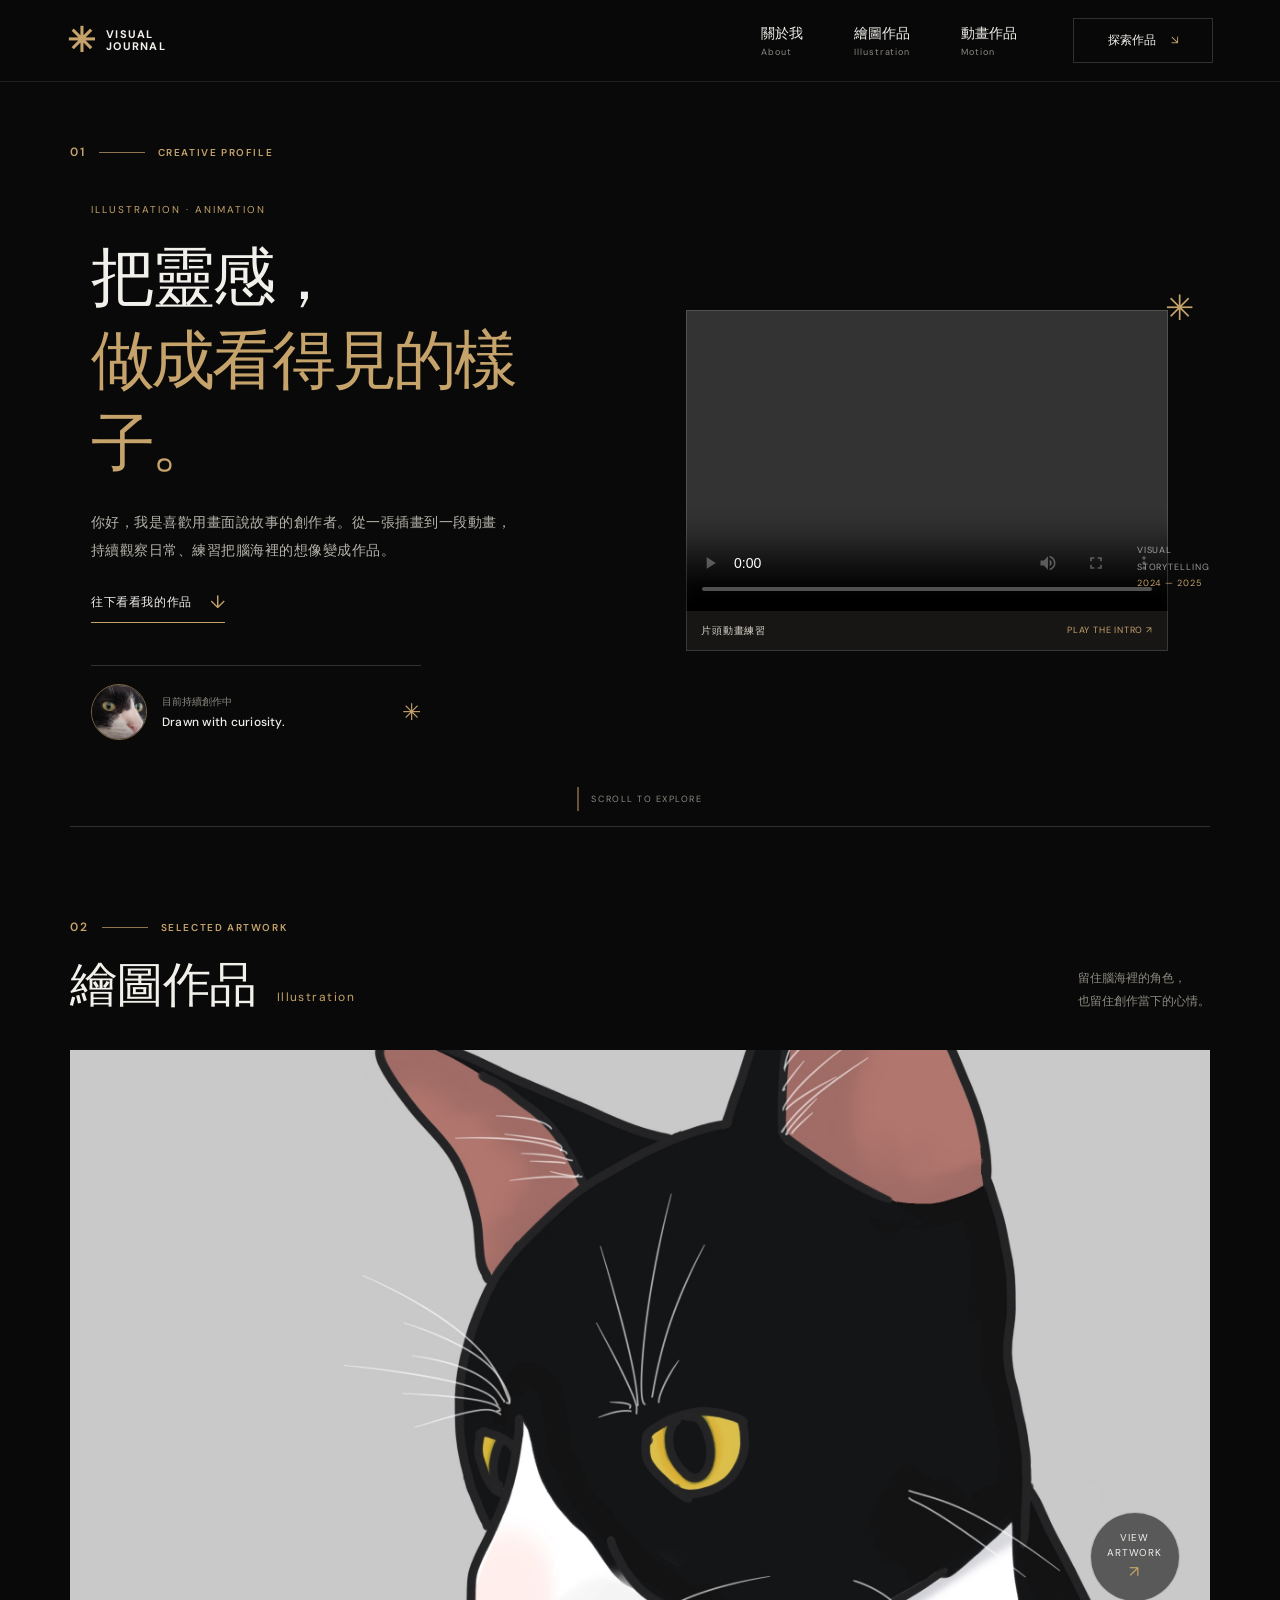
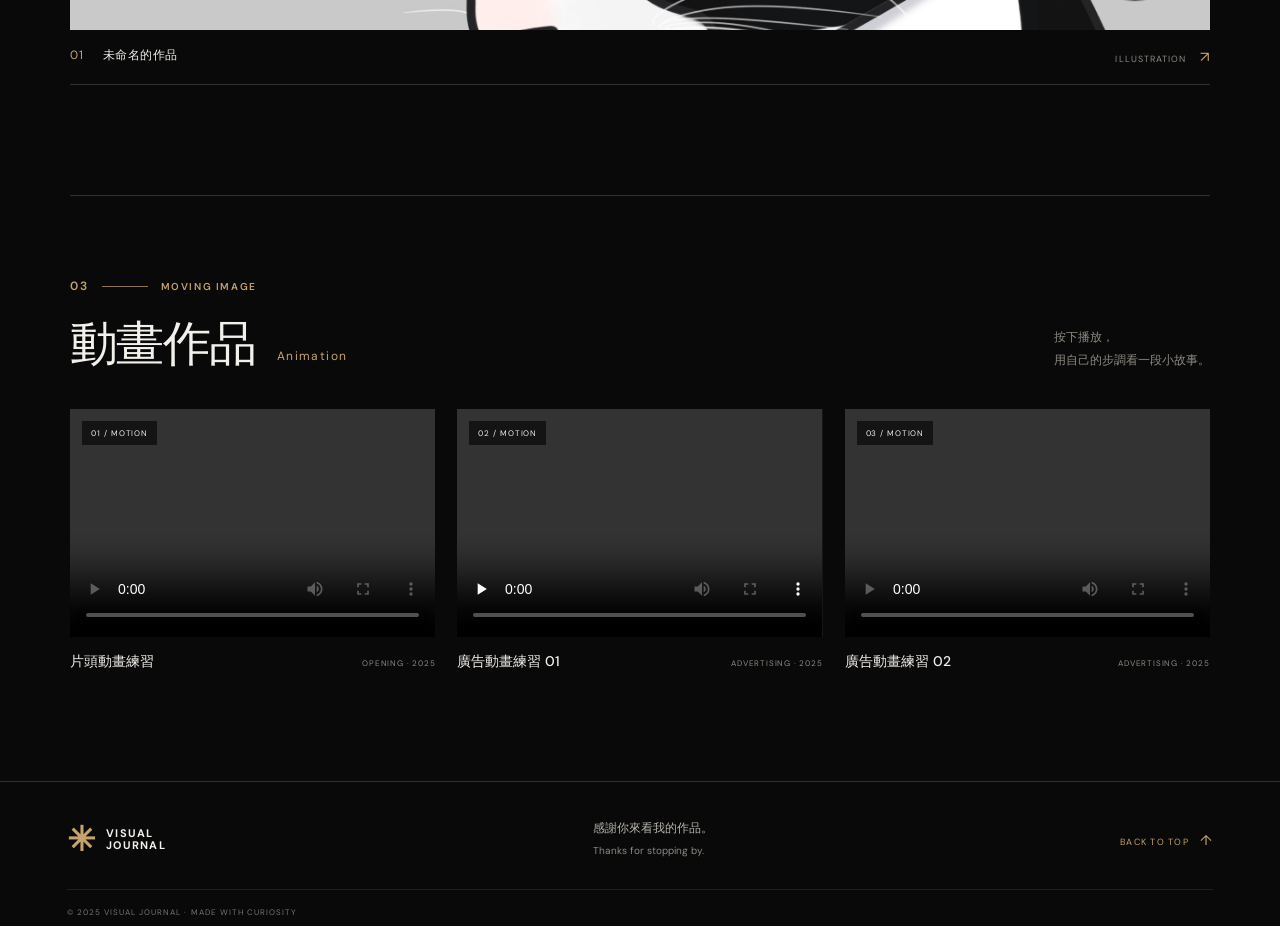
<file: index.htm>
<!doctype html>
<html lang="zh-Hant">
<head>
  <meta charset="utf-8">
  <meta http-equiv="refresh" content="0; url=index.html">
  <title>創作作品集</title>
</head>
<body>
  <p><a href="index.html">前往創作作品集</a></p>
</body>
</html>
</file>
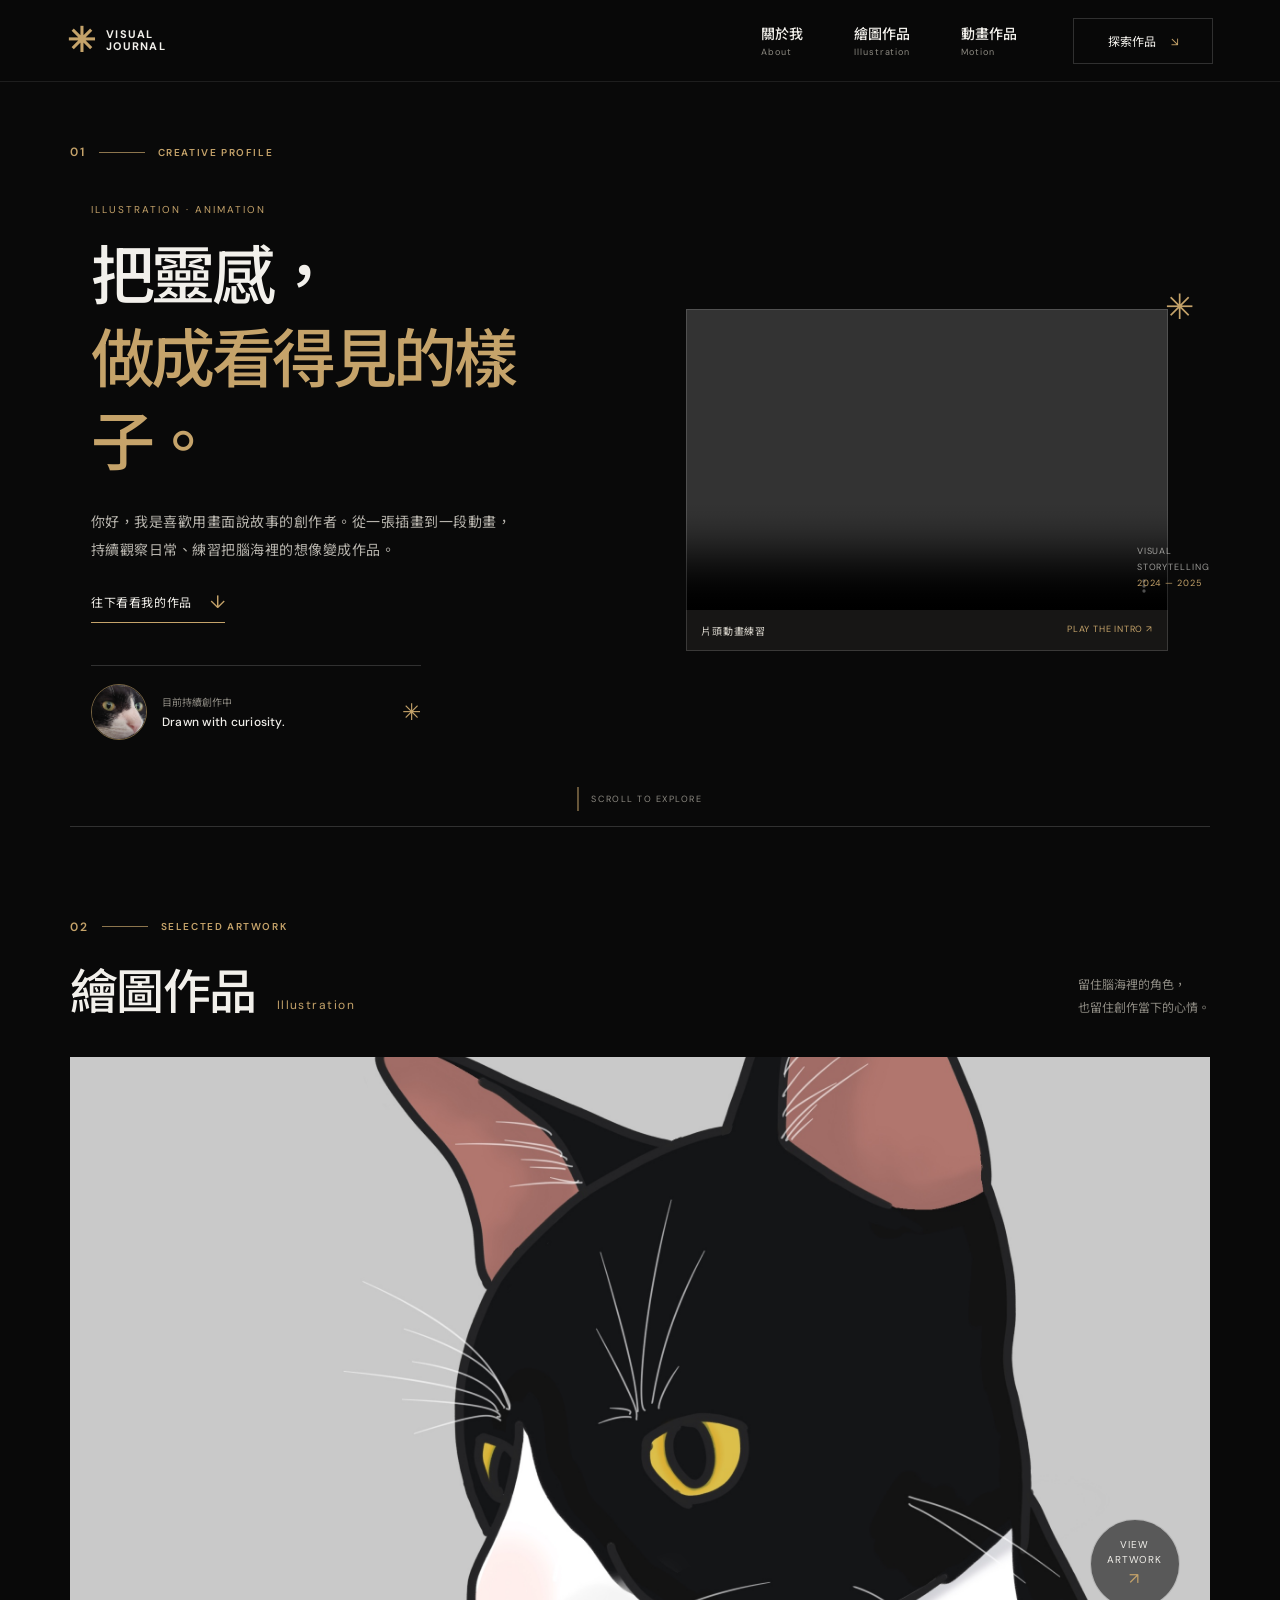
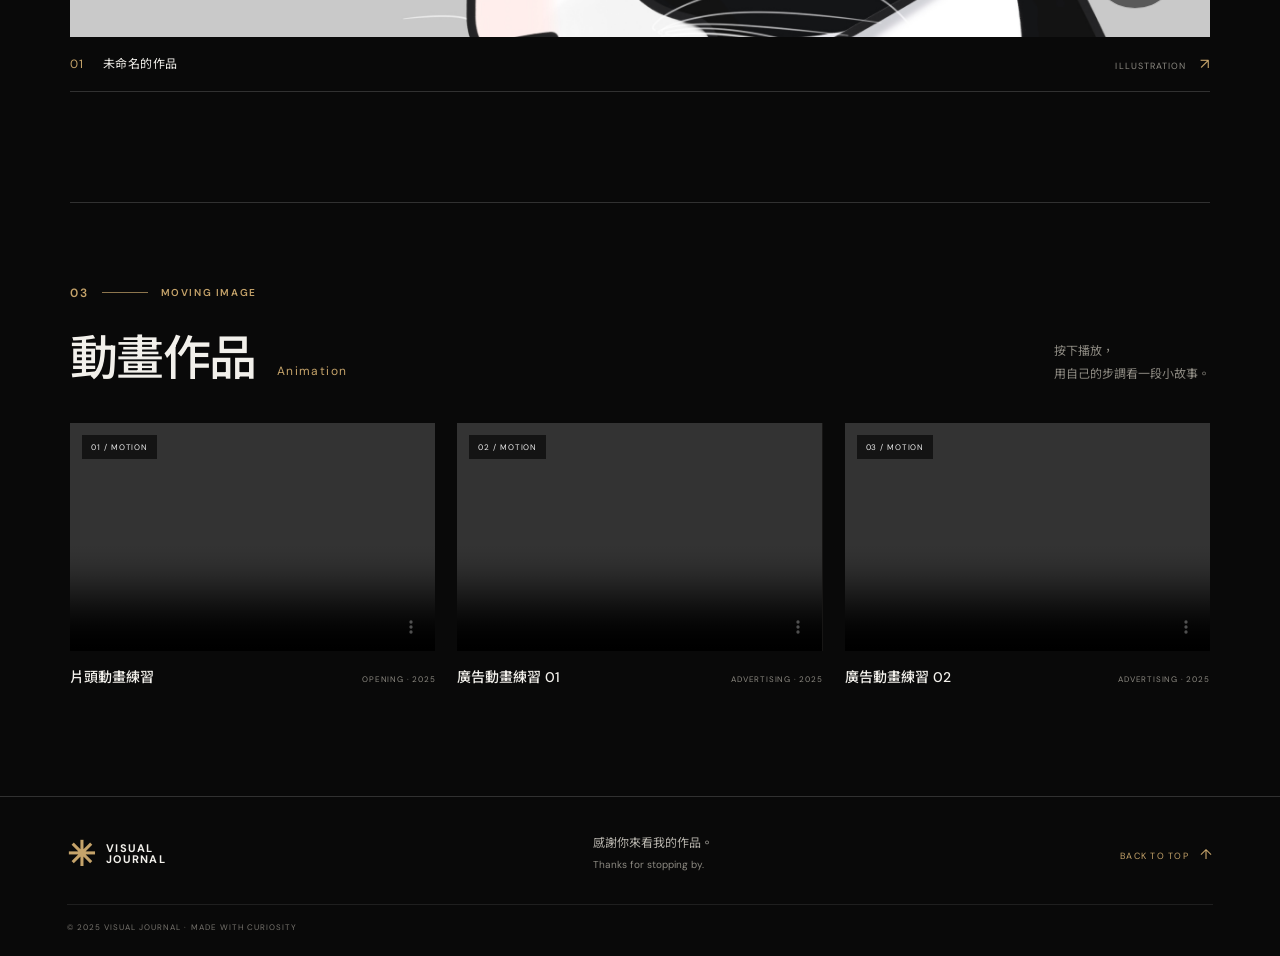
<file: index.html>
<!doctype html>
<html lang="zh-Hant">
<head>
  <meta charset="utf-8">
  <meta name="viewport" content="width=device-width, initial-scale=1">
  <meta name="theme-color" content="#090909">
  <meta name="description" content="以插畫與動畫記錄靈感，歡迎來到我的創作作品集。">
  <title>創作作品集 — Illustration & Motion</title>
  <link rel="preconnect" href="https://fonts.googleapis.com">
  <link rel="preconnect" href="https://fonts.gstatic.com" crossorigin>
  <link href="https://fonts.googleapis.com/css2?family=DM+Sans:wght@400;500;600;700&family=Noto+Sans+TC:wght@400;500;600;700&display=swap" rel="stylesheet">
  <link rel="stylesheet" href="style.css">
  <script src="script.js" defer></script>
</head>
<body>
  <header class="site-header">
    <a class="wordmark" href="#about" aria-label="回到首頁">
      <span class="wordmark-mark" aria-hidden="true">✳</span>
      <span>VISUAL<br>JOURNAL</span>
    </a>
    <button class="menu-toggle" type="button" aria-expanded="false" aria-controls="primary-nav">
      <span></span><span></span><span class="sr-only">開啟導覽選單</span>
    </button>
    <nav class="primary-nav" id="primary-nav" aria-label="主要導覽">
      <a href="#about">關於我 <span>About</span></a>
      <a href="#illustration">繪圖作品 <span>Illustration</span></a>
      <a href="#animation">動畫作品 <span>Motion</span></a>
    </nav>
    <a class="header-contact" href="#animation">探索作品 <span aria-hidden="true">↘</span></a>
  </header>

  <main>
    <section class="about section-shell" id="about" aria-labelledby="about-title">
      <div class="section-kicker"><span>01</span><span class="kicker-line"></span><span>CREATIVE PROFILE</span></div>
      <div class="about-grid">
        <div class="about-copy">
          <p class="eyebrow">ILLUSTRATION · ANIMATION</p>
          <h1 id="about-title">把靈感，<br><span>做成看得見的樣子。</span></h1>
          <p class="intro-text">你好，我是喜歡用畫面說故事的創作者。從一張插畫到一段動畫，持續觀察日常、練習把腦海裡的想像變成作品。</p>
          <a class="text-link" href="#illustration">往下看看我的作品 <span aria-hidden="true">↓</span></a>
          <div class="profile-chip">
            <img src="image/cat.jpg" alt="個人頭像" width="72" height="72">
            <div><span class="chip-label">目前持續創作中</span><strong>Drawn with curiosity.</strong></div>
            <span class="chip-star" aria-hidden="true">✳</span>
          </div>
        </div>
        <div class="about-visual">
          <div class="visual-frame">
            <video class="video-player intro-player" data-frame-poster data-poster-time="5" controls playsinline preload="metadata" aria-label="片頭動畫練習">
              <source src="video/片頭動畫練習.mp4" type="video/mp4">
              您的瀏覽器不支援 HTML 影片播放。
            </video>
            <div class="frame-caption"><span>片頭動畫練習</span><span>PLAY THE INTRO ↗</span></div>
          </div>
          <div class="visual-index" aria-hidden="true">VISUAL<br>STORYTELLING<br><span>2024 — 2025</span></div>
          <span class="visual-spark" aria-hidden="true">✳</span>
        </div>
      </div>
      <a class="scroll-cue" href="#illustration"><span></span>SCROLL TO EXPLORE</a>
    </section>

    <section class="illustration section-shell" id="illustration" aria-labelledby="illustration-title">
      <div class="section-heading">
        <div>
          <div class="section-kicker"><span>02</span><span class="kicker-line"></span><span>SELECTED ARTWORK</span></div>
          <h2 id="illustration-title">繪圖作品<span class="heading-en">Illustration</span></h2>
        </div>
        <p>留住腦海裡的角色，<br>也留住創作當下的心情。</p>
      </div>
      <a class="artwork-card" href="artwork.html" aria-label="查看未命名的作品完整圖檔">
        <div class="artwork-image-wrap">
          <img src="image/未命名的作品.jpg" alt="黑白貓咪角色插畫局部" width="1479" height="2048" loading="lazy">
          <span class="artwork-view">VIEW<br>ARTWORK <span aria-hidden="true">↗</span></span>
        </div>
        <div class="artwork-meta">
          <span><span class="artwork-number">01</span> 未命名的作品</span>
          <span>ILLUSTRATION <span aria-hidden="true">↗</span></span>
        </div>
      </a>
    </section>

    <section class="animation section-shell" id="animation" aria-labelledby="animation-title">
      <div class="section-heading">
        <div>
          <div class="section-kicker"><span>03</span><span class="kicker-line"></span><span>MOVING IMAGE</span></div>
          <h2 id="animation-title">動畫作品<span class="heading-en">Animation</span></h2>
        </div>
        <p>按下播放，<br>用自己的步調看一段小故事。</p>
      </div>
      <div class="video-grid">
        <article class="video-card">
          <div class="video-frame">
            <video class="video-player" data-frame-poster data-poster-time="5" controls playsinline preload="metadata" aria-label="片頭動畫練習影片">
              <source src="video/片頭動畫練習.mp4" type="video/mp4">
              您的瀏覽器不支援 HTML 影片播放。
            </video>
            <span class="video-index">01 / MOTION</span>
          </div>
          <div class="video-meta"><h3>片頭動畫練習</h3><span>OPENING · 2025</span></div>
        </article>
        <article class="video-card">
          <div class="video-frame">
            <video class="video-player" data-frame-poster controls playsinline preload="metadata" aria-label="廣告動畫練習影片一">
              <source src="video/廣告動畫練習.mp4" type="video/mp4">
              您的瀏覽器不支援 HTML 影片播放。
            </video>
            <span class="video-index">02 / MOTION</span>
          </div>
          <div class="video-meta"><h3>廣告動畫練習 01</h3><span>ADVERTISING · 2025</span></div>
        </article>
        <article class="video-card">
          <div class="video-frame">
            <video class="video-player" data-frame-poster controls playsinline preload="metadata" aria-label="廣告動畫練習影片二">
              <source src="video/廣告動畫練習2.mp4" type="video/mp4">
              您的瀏覽器不支援 HTML 影片播放。
            </video>
            <span class="video-index">03 / MOTION</span>
          </div>
          <div class="video-meta"><h3>廣告動畫練習 02</h3><span>ADVERTISING · 2025</span></div>
        </article>
      </div>
    </section>
  </main>

  <footer class="site-footer">
    <a class="wordmark footer-wordmark" href="#about"><span class="wordmark-mark" aria-hidden="true">✳</span><span>VISUAL<br>JOURNAL</span></a>
    <p>感謝你來看我的作品。<br><span>Thanks for stopping by.</span></p>
    <a class="back-to-top" href="#about">BACK TO TOP <span aria-hidden="true">↑</span></a>
    <small>© 2025 VISUAL JOURNAL · MADE WITH CURIOSITY</small>
  </footer>
</body>
</html>
</file>
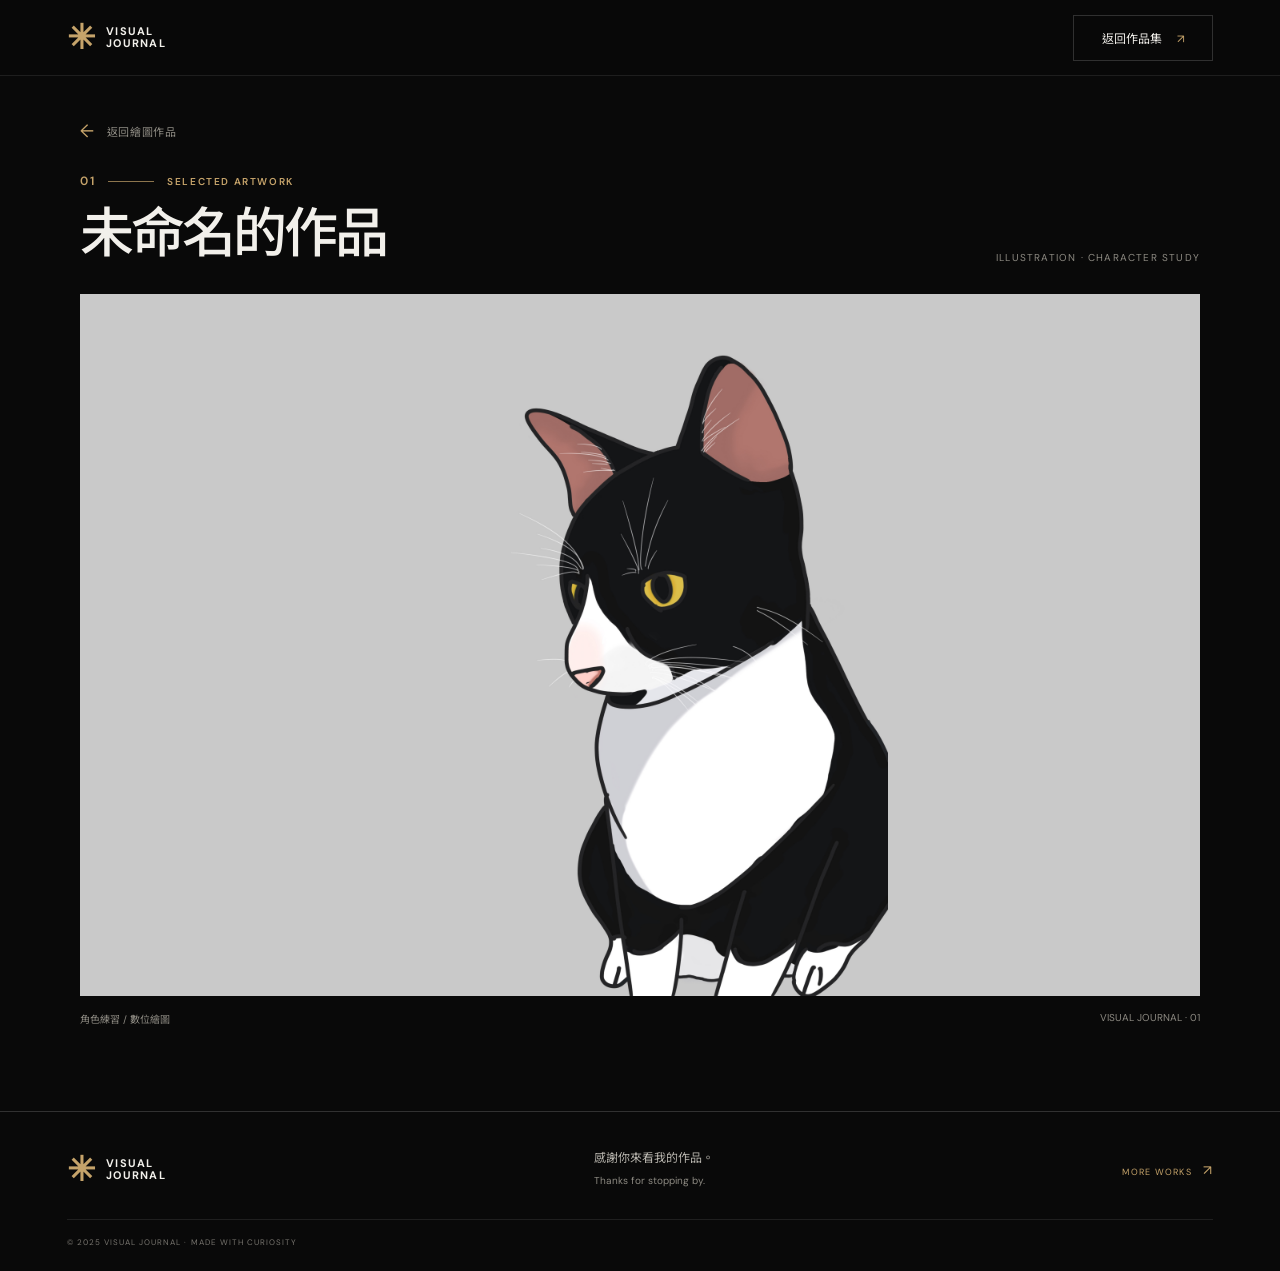
<file: artwork.html>
<!doctype html>
<html lang="zh-Hant">
<head>
  <meta charset="utf-8">
  <meta name="viewport" content="width=device-width, initial-scale=1">
  <meta name="theme-color" content="#090909">
  <title>未命名的作品 — Illustration</title>
  <link rel="preconnect" href="https://fonts.googleapis.com">
  <link rel="preconnect" href="https://fonts.gstatic.com" crossorigin>
  <link href="https://fonts.googleapis.com/css2?family=DM+Sans:wght@400;500;600;700&family=Noto+Sans+TC:wght@400;500;600;700&display=swap" rel="stylesheet">
  <link rel="stylesheet" href="style.css">
</head>
<body>
  <header class="site-header detail-header">
    <a class="wordmark" href="index.html#about" aria-label="回到首頁">
      <span class="wordmark-mark" aria-hidden="true">✳</span>
      <span>VISUAL<br>JOURNAL</span>
    </a>
    <a class="header-contact" href="index.html#illustration">返回作品集 <span aria-hidden="true">↗</span></a>
  </header>
  <main class="detail-main">
    <a class="back-link" href="index.html#illustration"><span aria-hidden="true">←</span> 返回繪圖作品</a>
    <div class="detail-title-row">
      <div>
        <div class="section-kicker"><span>01</span><span class="kicker-line"></span><span>SELECTED ARTWORK</span></div>
        <h1>未命名的作品</h1>
      </div>
      <p>ILLUSTRATION · CHARACTER STUDY</p>
    </div>
    <img class="full-artwork" src="image/未命名的作品.jpg" alt="黑白貓咪角色插畫完整作品" width="1479" height="2048">
    <div class="detail-caption"><span>角色練習 / 數位繪圖</span><span>VISUAL JOURNAL · 01</span></div>
  </main>
  <footer class="site-footer">
    <a class="wordmark footer-wordmark" href="index.html#about"><span class="wordmark-mark" aria-hidden="true">✳</span><span>VISUAL<br>JOURNAL</span></a>
    <p>感謝你來看我的作品。<br><span>Thanks for stopping by.</span></p>
    <a class="back-to-top" href="index.html#illustration">MORE WORKS <span aria-hidden="true">↗</span></a>
    <small>© 2025 VISUAL JOURNAL · MADE WITH CURIOSITY</small>
  </footer>
</body>
</html>
</file>
<file: style.css>
:root {
  color-scheme: dark;
  --page: #090909;
  --panel: #111110;
  --text: #f2f0eb;
  --muted: #8d8a82;
  --line: rgba(255, 255, 255, .16);
  --gold: #c5a36a;
  --content: 1240px;
}

* { box-sizing: border-box; }

html {
  scroll-behavior: smooth;
  scroll-padding-top: 92px;
}

body {
  margin: 0;
  background: var(--page);
  color: var(--text);
  font-family: "DM Sans", "Noto Sans TC", sans-serif;
  -webkit-font-smoothing: antialiased;
}

a { color: inherit; text-decoration: none; }
button { font: inherit; }
img, video { display: block; max-width: 100%; }
.sr-only { position: absolute; width: 1px; height: 1px; padding: 0; margin: -1px; overflow: hidden; clip: rect(0, 0, 0, 0); white-space: nowrap; border: 0; }

.site-header {
  position: sticky;
  z-index: 20;
  top: 0;
  height: 82px;
  display: flex;
  align-items: center;
  justify-content: space-between;
  padding: 0 max(5.2vw, calc((100vw - var(--content)) / 2));
  background: rgba(9, 9, 9, .94);
  border-bottom: 1px solid rgba(255, 255, 255, .09);
  backdrop-filter: blur(14px);
}

.wordmark { display: inline-flex; align-items: center; gap: 10px; font-size: 11px; font-weight: 700; line-height: 1.05; letter-spacing: .12em; }
.wordmark-mark { color: var(--gold); font-size: 34px; line-height: .8; }
.primary-nav { display: flex; align-items: center; gap: clamp(24px, 4vw, 58px); margin-left: auto; margin-right: 56px; }
.primary-nav a { position: relative; font-size: 14px; font-weight: 500; transition: color .2s ease; }
.primary-nav a span { display: block; margin-top: 3px; color: var(--muted); font-size: 9px; font-weight: 400; letter-spacing: .1em; }
.primary-nav a:hover, .primary-nav a:focus-visible { color: var(--gold); }
.header-contact { min-width: 140px; padding: 13px 15px; border: 1px solid var(--line); font-size: 12px; text-align: center; transition: border-color .2s, color .2s; }
.header-contact span { margin-left: 12px; color: var(--gold); }
.header-contact:hover { border-color: var(--gold); color: var(--gold); }
.menu-toggle { display: none; }

.section-shell { width: min(var(--content), calc(100% - 11vw)); margin: 0 auto; }
.about { position: relative; min-height: 680px; padding-top: 62px; padding-bottom: 68px; }
.section-kicker { display: flex; align-items: center; gap: 13px; color: var(--gold); font-size: 10px; font-weight: 600; letter-spacing: .16em; }
.section-kicker > span:first-child { font-size: 12px; }
.kicker-line { width: 46px; height: 1px; background: var(--gold); opacity: .7; }
.about-grid { display: grid; grid-template-columns: 1fr 1.02fr; align-items: center; gap: 9%; margin-top: 43px; }
.about-copy { padding: 0 0 18px 4%; }
.eyebrow { margin: 0 0 20px; color: var(--gold); font-size: 10px; letter-spacing: .2em; }
h1, h2, h3, p { margin-top: 0; }
h1 { margin-bottom: 22px; font-size: clamp(38px, 5vw, 67px); line-height: 1.3; font-weight: 500; letter-spacing: -.055em; }
h1 span { color: var(--gold); }
.intro-text { max-width: 430px; margin-bottom: 26px; color: #b6b3ac; font-size: 14px; line-height: 2; letter-spacing: .035em; }
.text-link { display: inline-flex; gap: 18px; align-items: center; padding-bottom: 8px; border-bottom: 1px solid var(--gold); font-size: 12px; letter-spacing: .05em; }
.text-link span { color: var(--gold); font-size: 18px; }
.profile-chip { display: flex; align-items: center; gap: 15px; max-width: 330px; margin-top: 42px; padding-top: 18px; border-top: 1px solid var(--line); }
.profile-chip img { width: 56px; height: 56px; border: 1px solid rgba(197, 163, 106, .6); border-radius: 50%; object-fit: cover; }
.profile-chip div { display: grid; gap: 5px; }
.chip-label { color: var(--muted); font-size: 10px; }
.profile-chip strong { font-size: 12px; font-weight: 500; letter-spacing: .02em; }
.chip-star { margin-left: auto; color: var(--gold); font-size: 23px; }
.about-visual { position: relative; padding-right: 8%; }
.visual-frame { position: relative; width: 100%; overflow: hidden; background: #171615; }
.visual-frame::after { position: absolute; inset: 0; border: 1px solid rgba(255, 255, 255, .15); content: ""; pointer-events: none; }
.intro-player { width: 100%; aspect-ratio: 1.28; object-fit: cover; background: #171615; }
.frame-caption { display: flex; justify-content: space-between; padding: 13px 15px; color: #ddd9d0; font-size: 10px; letter-spacing: .08em; }
.frame-caption span:last-child { color: var(--gold); font-size: 9px; }
.visual-index { position: absolute; right: 0; bottom: 60px; color: rgba(242, 240, 235, .62); font-size: 9px; line-height: 1.8; letter-spacing: .1em; }
.visual-index span { color: var(--gold); }
.visual-spark { position: absolute; top: -25px; right: 3%; color: var(--gold); font-size: 35px; }
.scroll-cue { position: absolute; left: 50%; bottom: 15px; display: flex; align-items: center; gap: 13px; color: var(--muted); font-size: 9px; letter-spacing: .17em; transform: translateX(-50%); }
.scroll-cue span { width: 1px; height: 24px; background: var(--gold); }

.illustration { padding-top: 92px; padding-bottom: 110px; border-top: 1px solid var(--line); }
.section-heading { display: flex; justify-content: space-between; align-items: end; margin-bottom: 33px; }
.section-heading h2 { display: flex; align-items: baseline; gap: 22px; margin: 18px 0 0; font-size: clamp(32px, 4vw, 48px); font-weight: 500; letter-spacing: -.04em; }
.heading-en { color: var(--gold); font-size: 12px; font-weight: 400; letter-spacing: .12em; }
.section-heading > p { margin-bottom: 4px; color: var(--muted); font-size: 12px; line-height: 1.9; }
.artwork-card { display: block; }
.artwork-image-wrap { position: relative; height: clamp(330px, 48vw, 580px); overflow: hidden; background: #252525; }
.artwork-image-wrap img { width: 100%; height: 100%; object-fit: cover; object-position: center 27%; transition: transform .7s cubic-bezier(.2, .7, .2, 1); }
.artwork-card:hover .artwork-image-wrap img { transform: scale(1.035); }
.artwork-view { position: absolute; right: 30px; bottom: 28px; display: grid; place-content: center; width: 90px; height: 90px; border: 1px solid rgba(255, 255, 255, .55); border-radius: 50%; background: rgba(9, 9, 9, .58); font-size: 10px; line-height: 1.5; text-align: center; letter-spacing: .08em; transition: color .2s, background .2s; }
.artwork-view span { color: var(--gold); font-size: 16px; }
.artwork-card:hover .artwork-view { color: var(--page); background: var(--gold); }
.artwork-card:hover .artwork-view span { color: var(--page); }
.artwork-meta { display: flex; justify-content: space-between; padding: 17px 0; border-bottom: 1px solid var(--line); font-size: 12px; letter-spacing: .04em; }
.artwork-number { margin-right: 16px; color: var(--gold); }
.artwork-meta > span:last-child { color: var(--muted); font-size: 9px; letter-spacing: .12em; }
.artwork-meta > span:last-child span { padding-left: 10px; color: var(--gold); font-size: 15px; }

.animation { padding-top: 82px; padding-bottom: 110px; border-top: 1px solid var(--line); }
.video-grid { display: grid; grid-template-columns: repeat(3, minmax(0, 1fr)); gap: 22px; }
.video-frame { position: relative; overflow: hidden; background: #171615; }
.video-player { width: 100%; aspect-ratio: 16 / 10; object-fit: cover; background: #171615; }
.video-index { position: absolute; top: 12px; left: 12px; padding: 7px 9px; background: rgba(9, 9, 9, .72); color: #eee; font-size: 8px; letter-spacing: .11em; pointer-events: none; }
.video-meta { display: flex; align-items: baseline; justify-content: space-between; gap: 10px; padding-top: 15px; }
.video-meta h3 { margin-bottom: 0; font-size: 14px; font-weight: 500; }
.video-meta span { color: var(--muted); font-size: 8px; letter-spacing: .1em; white-space: nowrap; }

.site-footer { display: grid; grid-template-columns: 1fr 1fr auto; align-items: center; gap: 28px; padding: 36px max(5.2vw, calc((100vw - var(--content)) / 2)) 24px; border-top: 1px solid var(--line); }
.footer-wordmark { justify-self: start; }
.site-footer p { margin: 0; color: #b6b3ac; font-size: 12px; line-height: 1.8; }
.site-footer p span { color: var(--muted); font-size: 10px; }
.back-to-top { justify-self: end; color: var(--gold); font-size: 9px; letter-spacing: .14em; }
.back-to-top span { margin-left: 8px; font-size: 14px; }
.site-footer small { grid-column: 1 / -1; padding-top: 17px; border-top: 1px solid rgba(255, 255, 255, .09); color: #77746e; font-size: 8px; letter-spacing: .13em; }

/* Artwork detail page */
.detail-header { height: 76px; }
.detail-main { width: min(1120px, calc(100% - 11vw)); margin: 0 auto; padding: 43px 0 85px; }
.back-link { display: inline-flex; align-items: center; gap: 12px; margin-bottom: 30px; color: var(--muted); font-size: 11px; letter-spacing: .06em; }
.back-link span { color: var(--gold); font-size: 18px; }
.detail-title-row { display: flex; justify-content: space-between; align-items: end; margin-bottom: 25px; }
.detail-title-row h1 { margin: 10px 0 0; font-size: clamp(30px, 5vw, 54px); }
.detail-title-row p { margin: 0 0 5px; color: var(--muted); font-size: 10px; letter-spacing: .12em; }
.full-artwork { display: block; width: 100%; max-height: 78vh; object-fit: contain; object-position: center; background: #c9c9c9; }
.detail-caption { display: flex; justify-content: space-between; gap: 20px; padding-top: 15px; color: var(--muted); font-size: 10px; }

@media (min-width: 1500px) {
  .about { min-height: 760px; padding-top: 76px; }
  .about-grid { margin-top: 55px; }
}

@media (max-width: 800px) {
  html { scroll-padding-top: 72px; }
  .site-header { height: 72px; padding: 0 6vw; }
  .primary-nav { gap: 22px; margin-right: 24px; }
  .primary-nav a { font-size: 12px; }
  .header-contact { min-width: 112px; padding: 11px 9px; font-size: 10px; }
  .section-shell { width: calc(100% - 12vw); }
  .about { min-height: auto; padding-top: 47px; padding-bottom: 65px; }
  .about-grid { grid-template-columns: .95fr 1.05fr; gap: 5%; margin-top: 37px; }
  .about-copy { padding-left: 0; }
  h1 { font-size: clamp(35px, 6vw, 53px); }
  .about-visual { padding-right: 7%; }
  .profile-chip { margin-top: 30px; }
  .scroll-cue { bottom: 10px; }
  .illustration, .animation { padding-top: 70px; padding-bottom: 82px; }
  .video-grid { gap: 15px; }
  .video-meta { display: block; }
  .video-meta span { display: block; margin-top: 7px; }
  .site-footer { padding-right: 6vw; padding-left: 6vw; }
}

@media (max-width: 600px) {
  .site-header { height: 68px; }
  .wordmark { font-size: 9px; }
  .wordmark-mark { font-size: 29px; }
  .header-contact { display: none; }
  .menu-toggle { display: flex; flex-direction: column; justify-content: center; gap: 5px; width: 42px; height: 42px; padding: 10px; border: 1px solid var(--line); background: transparent; }
  .menu-toggle > span:not(.sr-only) { width: 100%; height: 1px; background: var(--text); }
  .primary-nav { position: absolute; top: 67px; right: 0; left: 0; display: none; flex-direction: column; align-items: stretch; gap: 0; margin: 0; padding: 9px 6vw 18px; border-bottom: 1px solid var(--line); background: #090909; }
  .primary-nav.is-open { display: flex; }
  .primary-nav a { padding: 12px 0; border-bottom: 1px solid rgba(255, 255, 255, .08); font-size: 14px; }
  .primary-nav a span { display: inline; margin-left: 9px; font-size: 9px; }
  .section-shell { width: calc(100% - 12vw); }
  .about { padding-top: 36px; }
  .about-grid { grid-template-columns: 1fr; gap: 35px; margin-top: 28px; }
  .about-copy { padding: 0; }
  .eyebrow { margin-bottom: 14px; }
  h1 { margin-bottom: 16px; font-size: clamp(39px, 11vw, 55px); }
  .intro-text { max-width: 100%; font-size: 13px; }
  .profile-chip { margin-top: 25px; }
  .about-visual { width: 92%; margin-left: 3%; padding-right: 0; }
  .visual-index { right: -9%; bottom: 35px; }
  .visual-spark { top: -17px; right: -3%; font-size: 28px; }
  .scroll-cue { position: static; justify-content: center; margin-top: 38px; transform: none; }
  .section-heading { align-items: start; gap: 14px; margin-bottom: 24px; }
  .section-heading h2 { flex-wrap: wrap; gap: 6px 12px; font-size: 34px; }
  .heading-en { font-size: 9px; }
  .section-heading > p { padding-top: 33px; font-size: 10px; white-space: nowrap; }
  .illustration, .animation { padding-top: 54px; padding-bottom: 62px; }
  .artwork-image-wrap { height: 110vw; max-height: 490px; }
  .artwork-image-wrap img { object-position: center 26%; }
  .artwork-view { right: 15px; bottom: 15px; width: 76px; height: 76px; font-size: 9px; }
  .artwork-meta { font-size: 11px; }
  .video-grid { grid-template-columns: 1fr; gap: 29px; }
  .video-player { aspect-ratio: 16 / 9; }
  .video-meta { display: flex; }
  .video-meta h3 { font-size: 13px; }
  .video-meta span { margin-top: 0; font-size: 8px; }
  .site-footer { grid-template-columns: 1fr auto; gap: 18px; padding-top: 27px; }
  .site-footer p { grid-column: 1 / -1; grid-row: 2; }
  .back-to-top { grid-column: 2; grid-row: 1; }
  .site-footer small { margin-top: 4px; }
  .detail-main { width: calc(100% - 12vw); padding-top: 28px; }
  .detail-title-row { align-items: start; flex-direction: column; gap: 10px; }
  .detail-title-row h1 { font-size: 34px; }
  .full-artwork { max-height: none; }
  .detail-caption { font-size: 9px; }
}

@media (prefers-reduced-motion: reduce) {
  html { scroll-behavior: auto; }
  *, *::before, *::after { transition-duration: .01ms !important; }
}
</file>
